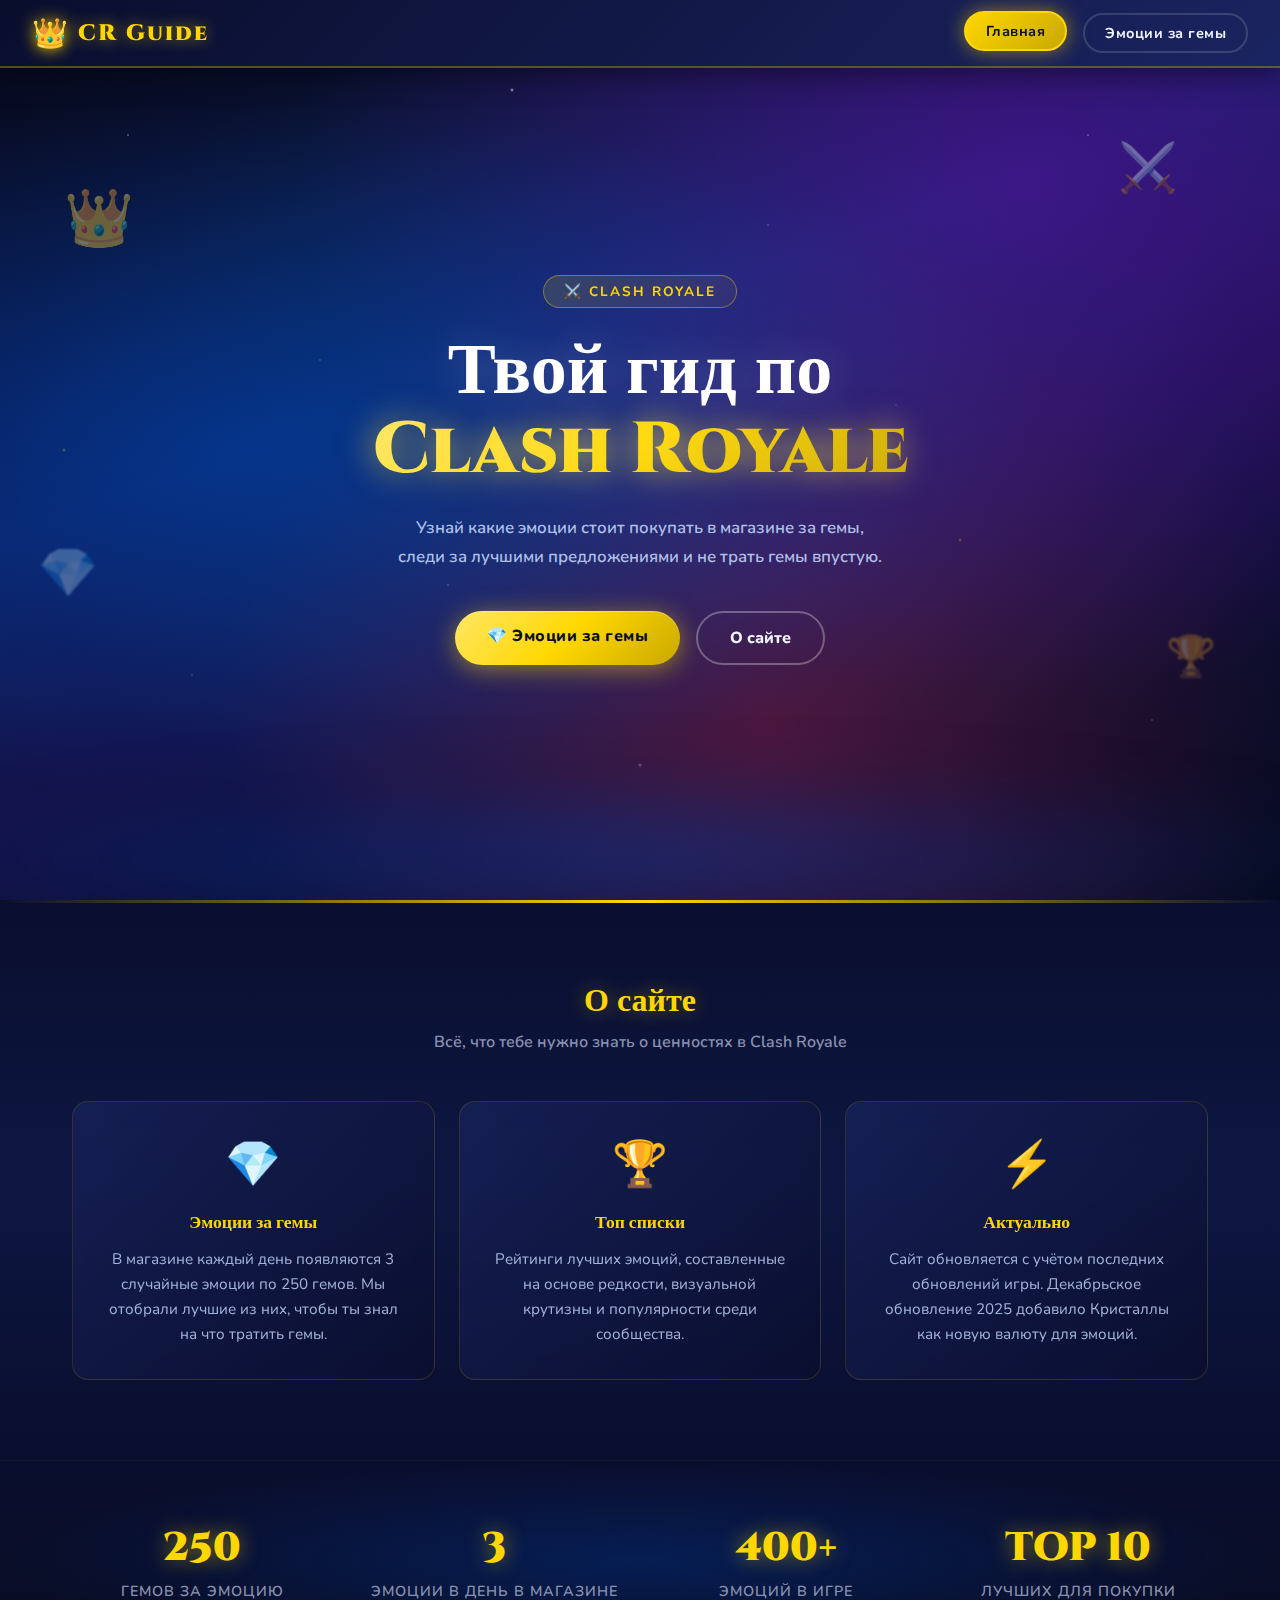
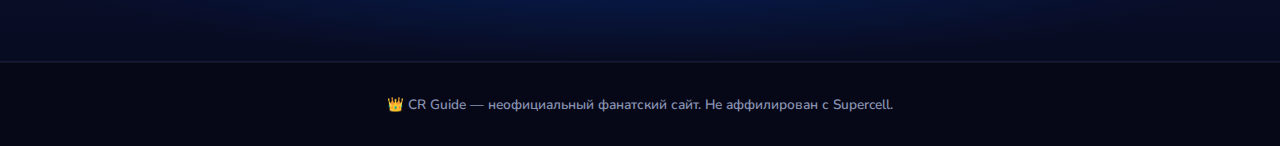
<file: index.html>
<!DOCTYPE html>
<html lang="ru">
<head>
  <meta charset="UTF-8" />
  <meta name="viewport" content="width=device-width, initial-scale=1.0"/>
  <title>CR Guide — Главная</title>
  <link rel="stylesheet" href="style.css" />
  <link href="https://fonts.googleapis.com/css2?family=Cinzel:wght@700;900&family=Nunito:wght@400;600;700;800&display=swap" rel="stylesheet"/>
</head>
<body>

  <!-- ===== NAVBAR ===== -->
  <nav class="navbar">
    <div class="nav-logo">
      <span class="crown-icon">👑</span>
      <span class="nav-title">CR Guide</span>
    </div>
    <ul class="nav-links">
      <li><a href="index.html" class="nav-btn active">Главная</a></li>
      <li><a href="emotes.html" class="nav-btn">Эмоции за гемы</a></li>
    </ul>
  </nav>

  <!-- ===== HERO SECTION ===== -->
  <section class="hero">
    <div class="hero-particles"></div>
    <div class="hero-content">
      <div class="hero-badge">⚔️ Clash Royale</div>
      <h1 class="hero-title">Твой гид по<br/><span class="gold-text">Clash Royale</span></h1>
      <p class="hero-subtitle">
        Узнай какие эмоции стоит покупать в магазине за гемы,<br/>
        следи за лучшими предложениями и не трать гемы впустую.
      </p>
      <div class="hero-buttons">
        <a href="emotes.html" class="btn-primary">💎 Эмоции за гемы</a>
        <a href="#about" class="btn-secondary">О сайте</a>
      </div>
    </div>
    <div class="hero-cards">
      <div class="floating-card card1">👑</div>
      <div class="floating-card card2">💎</div>
      <div class="floating-card card3">⚔️</div>
      <div class="floating-card card4">🏆</div>
    </div>
  </section>

  <!-- ===== ABOUT SECTION ===== -->
  <section class="about-section" id="about">
    <div class="container">
      <h2 class="section-title">О сайте</h2>
      <p class="section-subtitle">Всё, что тебе нужно знать о ценностях в Clash Royale</p>
      <div class="about-grid">
        <div class="about-card">
          <div class="about-icon">💎</div>
          <h3>Эмоции за гемы</h3>
          <p>В магазине каждый день появляются 3 случайные эмоции по 250 гемов. Мы отобрали лучшие из них, чтобы ты знал на что тратить гемы.</p>
        </div>
        <div class="about-card">
          <div class="about-icon">🏆</div>
          <h3>Топ списки</h3>
          <p>Рейтинги лучших эмоций, составленные на основе редкости, визуальной крутизны и популярности среди сообщества.</p>
        </div>
        <div class="about-card">
          <div class="about-icon">⚡</div>
          <h3>Актуально</h3>
          <p>Сайт обновляется с учётом последних обновлений игры. Декабрьское обновление 2025 добавило Кристаллы как новую валюту для эмоций.</p>
        </div>
      </div>
    </div>
  </section>

  <!-- ===== STATS SECTION ===== -->
  <section class="stats-section">
    <div class="container">
      <div class="stats-grid">
        <div class="stat-item">
          <span class="stat-number">250</span>
          <span class="stat-label">Гемов за эмоцию</span>
        </div>
        <div class="stat-item">
          <span class="stat-number">3</span>
          <span class="stat-label">Эмоции в день в магазине</span>
        </div>
        <div class="stat-item">
          <span class="stat-number">400+</span>
          <span class="stat-label">Эмоций в игре</span>
        </div>
        <div class="stat-item">
          <span class="stat-number">TOP 10</span>
          <span class="stat-label">Лучших для покупки</span>
        </div>
      </div>
    </div>
  </section>

  <!-- ===== FOOTER ===== -->
  <footer class="footer">
    <p>👑 CR Guide — неофициальный фанатский сайт. Не аффилирован с Supercell.</p>
  </footer>

</body>
</html>
</file>
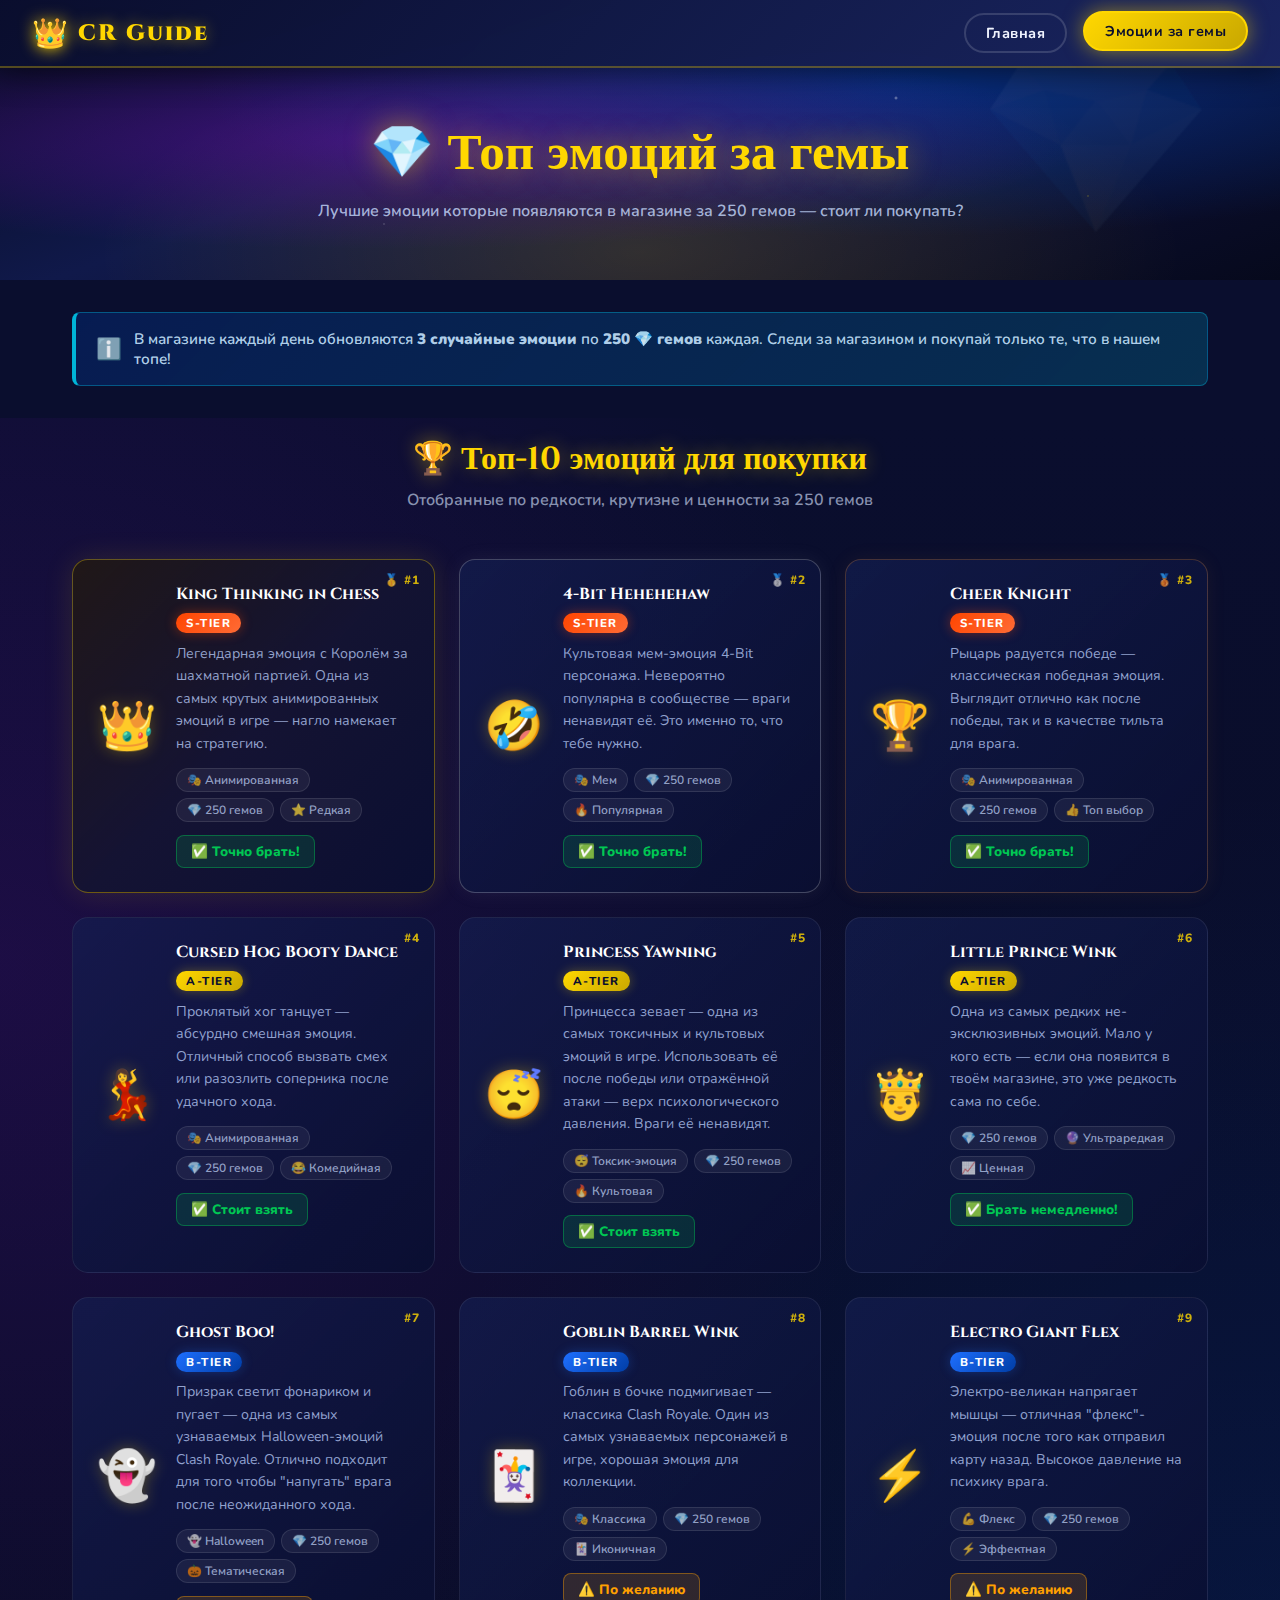
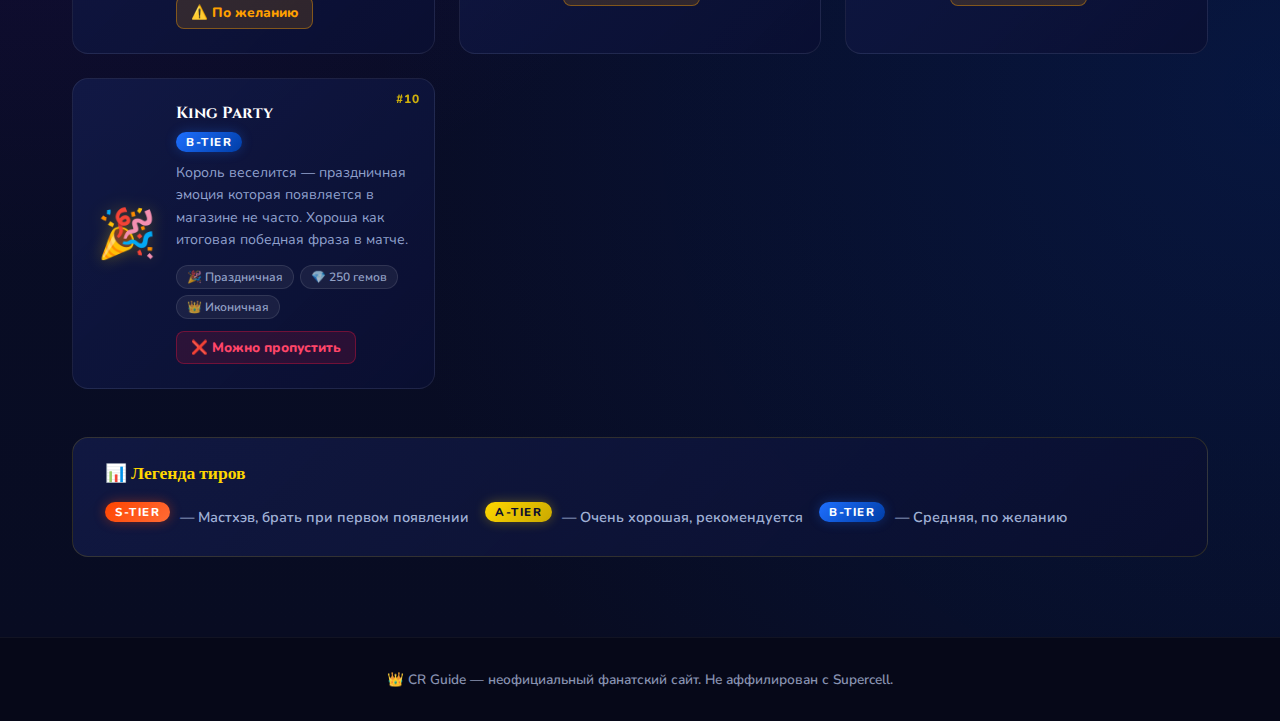
<file: emotes.html>
<!DOCTYPE html>
<html lang="ru">
<head>
  <meta charset="UTF-8"/>
  <meta name="viewport" content="width=device-width, initial-scale=1.0"/>
  <title>CR Guide — Эмоции за гемы</title>
  <link rel="stylesheet" href="style.css"/>
  <link href="https://fonts.googleapis.com/css2?family=Cinzel:wght@700;900&family=Nunito:wght@400;600;700;800&display=swap" rel="stylesheet"/>
</head>
<body>

  <!-- ===== NAVBAR ===== -->
  <nav class="navbar">
    <div class="nav-logo">
      <span class="crown-icon">👑</span>
      <span class="nav-title">CR Guide</span>
    </div>
    <ul class="nav-links">
      <li><a href="index.html" class="nav-btn">Главная</a></li>
      <li><a href="emotes.html" class="nav-btn active">Эмоции за гемы</a></li>
    </ul>
  </nav>

  <!-- ===== PAGE HERO ===== -->
  <section class="page-hero">
    <div class="page-hero-content">
      <h1 class="page-title">💎 Топ эмоций за гемы</h1>
      <p class="page-subtitle">Лучшие эмоции которые появляются в магазине за 250 гемов — стоит ли покупать?</p>
    </div>
  </section>

  <!-- ===== INFO BANNER ===== -->
  <div class="container">
    <div class="info-banner">
      <span class="info-icon">ℹ️</span>
      <span>В магазине каждый день обновляются <strong>3 случайные эмоции</strong> по <strong>250 💎 гемов</strong> каждая. Следи за магазином и покупай только те, что в нашем топе!</span>
    </div>
  </div>

  <!-- ===== EMOTES GRID ===== -->
  <section class="emotes-section">
    <div class="container">
      <h2 class="section-title">🏆 Топ-10 эмоций для покупки</h2>
      <p class="section-subtitle">Отобранные по редкости, крутизне и ценности за 250 гемов</p>

      <div class="emotes-grid">

        <!-- CARD 1 -->
        <div class="emote-card rank-1">
          <div class="rank-badge">🥇 #1</div>
          <div class="emote-emoji">👑</div>
          <div class="emote-info">
            <h3 class="emote-name">King Thinking in Chess</h3>
            <span class="emote-tier tier-s">S-Tier</span>
            <p class="emote-desc">Легендарная эмоция с Королём за шахматной партией. Одна из самых крутых анимированных эмоций в игре — нагло намекает на стратегию.</p>
            <div class="emote-meta">
              <span class="meta-tag">🎭 Анимированная</span>
              <span class="meta-tag">💎 250 гемов</span>
              <span class="meta-tag">⭐ Редкая</span>
            </div>
            <div class="buy-verdict verdict-yes">✅ Точно брать!</div>
          </div>
        </div>

        <!-- CARD 2 -->
        <div class="emote-card rank-2">
          <div class="rank-badge">🥈 #2</div>
          <div class="emote-emoji">🤣</div>
          <div class="emote-info">
            <h3 class="emote-name">4-Bit Hehehehaw</h3>
            <span class="emote-tier tier-s">S-Tier</span>
            <p class="emote-desc">Культовая мем-эмоция 4-Bit персонажа. Невероятно популярна в сообществе — враги ненавидят её. Это именно то, что тебе нужно.</p>
            <div class="emote-meta">
              <span class="meta-tag">🎭 Мем</span>
              <span class="meta-tag">💎 250 гемов</span>
              <span class="meta-tag">🔥 Популярная</span>
            </div>
            <div class="buy-verdict verdict-yes">✅ Точно брать!</div>
          </div>
        </div>

        <!-- CARD 3 -->
        <div class="emote-card rank-3">
          <div class="rank-badge">🥉 #3</div>
          <div class="emote-emoji">🏆</div>
          <div class="emote-info">
            <h3 class="emote-name">Cheer Knight</h3>
            <span class="emote-tier tier-s">S-Tier</span>
            <p class="emote-desc">Рыцарь радуется победе — классическая победная эмоция. Выглядит отлично как после победы, так и в качестве тильта для врага.</p>
            <div class="emote-meta">
              <span class="meta-tag">🎭 Анимированная</span>
              <span class="meta-tag">💎 250 гемов</span>
              <span class="meta-tag">👍 Топ выбор</span>
            </div>
            <div class="buy-verdict verdict-yes">✅ Точно брать!</div>
          </div>
        </div>

        <!-- CARD 4 -->
        <div class="emote-card">
          <div class="rank-badge">#4</div>
          <div class="emote-emoji">💃</div>
          <div class="emote-info">
            <h3 class="emote-name">Cursed Hog Booty Dance</h3>
            <span class="emote-tier tier-a">A-Tier</span>
            <p class="emote-desc">Проклятый хог танцует — абсурдно смешная эмоция. Отличный способ вызвать смех или разозлить соперника после удачного хода.</p>
            <div class="emote-meta">
              <span class="meta-tag">🎭 Анимированная</span>
              <span class="meta-tag">💎 250 гемов</span>
              <span class="meta-tag">😂 Комедийная</span>
            </div>
            <div class="buy-verdict verdict-yes">✅ Стоит взять</div>
          </div>
        </div>

        <!-- CARD 5 -->
        <div class="emote-card">
          <div class="rank-badge">#5</div>
          <div class="emote-emoji">😴</div>
          <div class="emote-info">
            <h3 class="emote-name">Princess Yawning</h3>
            <span class="emote-tier tier-a">A-Tier</span>
            <p class="emote-desc">Принцесса зевает — одна из самых токсичных и культовых эмоций в игре. Использовать её после победы или отражённой атаки — верх психологического давления. Враги её ненавидят.</p>
            <div class="emote-meta">
              <span class="meta-tag">😴 Токсик-эмоция</span>
              <span class="meta-tag">💎 250 гемов</span>
              <span class="meta-tag">🔥 Культовая</span>
            </div>
            <div class="buy-verdict verdict-yes">✅ Стоит взять</div>
          </div>
        </div>


        <!-- CARD 6 -->
        <div class="emote-card">
          <div class="rank-badge">#6</div>
          <div class="emote-emoji">🤴</div>
          <div class="emote-info">
            <h3 class="emote-name">Little Prince Wink</h3>
            <span class="emote-tier tier-a">A-Tier</span>
            <p class="emote-desc">Одна из самых редких не-эксклюзивных эмоций. Мало у кого есть — если она появится в твоём магазине, это уже редкость сама по себе.</p>
            <div class="emote-meta">
              <span class="meta-tag">💎 250 гемов</span>
              <span class="meta-tag">🔮 Ультраредкая</span>
              <span class="meta-tag">📈 Ценная</span>
            </div>
            <div class="buy-verdict verdict-yes">✅ Брать немедленно!</div>
          </div>
        </div>

        <!-- CARD 7 -->
        <div class="emote-card">
          <div class="rank-badge">#7</div>
          <div class="emote-emoji">👻</div>
          <div class="emote-info">
            <h3 class="emote-name">Ghost Boo!</h3>
            <span class="emote-tier tier-b">B-Tier</span>
            <p class="emote-desc">Призрак светит фонариком и пугает — одна из самых узнаваемых Halloween-эмоций Clash Royale. Отлично подходит для того чтобы "напугать" врага после неожиданного хода.</p>
            <div class="emote-meta">
              <span class="meta-tag">👻 Halloween</span>
              <span class="meta-tag">💎 250 гемов</span>
              <span class="meta-tag">🎃 Тематическая</span>
            </div>
            <div class="buy-verdict verdict-maybe">⚠️ По желанию</div>
          </div>
        </div>


        <!-- CARD 8 -->
        <div class="emote-card">
          <div class="rank-badge">#8</div>
          <div class="emote-emoji">🃏</div>
          <div class="emote-info">
            <h3 class="emote-name">Goblin Barrel Wink</h3>
            <span class="emote-tier tier-b">B-Tier</span>
            <p class="emote-desc">Гоблин в бочке подмигивает — классика Clash Royale. Один из самых узнаваемых персонажей в игре, хорошая эмоция для коллекции.</p>
            <div class="emote-meta">
              <span class="meta-tag">🎭 Классика</span>
              <span class="meta-tag">💎 250 гемов</span>
              <span class="meta-tag">🃏 Иконичная</span>
            </div>
            <div class="buy-verdict verdict-maybe">⚠️ По желанию</div>
          </div>
        </div>

        <!-- CARD 9 -->
        <div class="emote-card">
          <div class="rank-badge">#9</div>
          <div class="emote-emoji">⚡</div>
          <div class="emote-info">
            <h3 class="emote-name">Electro Giant Flex</h3>
            <span class="emote-tier tier-b">B-Tier</span>
            <p class="emote-desc">Электро-великан напрягает мышцы — отличная "флекс"-эмоция после того как отправил карту назад. Высокое давление на психику врага.</p>
            <div class="emote-meta">
              <span class="meta-tag">💪 Флекс</span>
              <span class="meta-tag">💎 250 гемов</span>
              <span class="meta-tag">⚡ Эффектная</span>
            </div>
            <div class="buy-verdict verdict-maybe">⚠️ По желанию</div>
          </div>
        </div>

        <!-- CARD 10 -->
        <div class="emote-card">
          <div class="rank-badge">#10</div>
          <div class="emote-emoji">🎉</div>
          <div class="emote-info">
            <h3 class="emote-name">King Party</h3>
            <span class="emote-tier tier-b">B-Tier</span>
            <p class="emote-desc">Король веселится — праздничная эмоция которая появляется в магазине не часто. Хороша как итоговая победная фраза в матче.</p>
            <div class="emote-meta">
              <span class="meta-tag">🎉 Праздничная</span>
              <span class="meta-tag">💎 250 гемов</span>
              <span class="meta-tag">👑 Иконичная</span>
            </div>
            <div class="buy-verdict verdict-skip">❌ Можно пропустить</div>
          </div>
        </div>

      </div>

      <!-- TIER LEGEND -->
      <div class="tier-legend">
        <h3>📊 Легенда тиров</h3>
        <div class="tier-legend-grid">
          <div class="tier-item"><span class="emote-tier tier-s">S-Tier</span> — Мастхэв, брать при первом появлении</div>
          <div class="tier-item"><span class="emote-tier tier-a">A-Tier</span> — Очень хорошая, рекомендуется</div>
          <div class="tier-item"><span class="emote-tier tier-b">B-Tier</span> — Средняя, по желанию</div>
        </div>
      </div>

    </div>
  </section>

  <!-- ===== FOOTER ===== -->
  <footer class="footer">
    <p>👑 CR Guide — неофициальный фанатский сайт. Не аффилирован с Supercell.</p>
  </footer>

</body>
</html>
</file>
<file: style.css>
/* ========================
   RESET & BASE
======================== */
*, *::before, *::after {
  margin: 0;
  padding: 0;
  box-sizing: border-box;
}

:root {
  --cr-blue-dark:   #0a0e2e;
  --cr-blue-mid:    #1a2560;
  --cr-blue:        #003DA5;
  --cr-blue-light:  #1e6fff;
  --cr-gold:        #FFD700;
  --cr-gold-dark:   #c9a800;
  --cr-gold-light:  #ffe766;
  --cr-red:         #DC143C;
  --cr-purple:      #6a0dad;
  --cr-purple-light:#9b59b6;
  --cr-teal:        #00b4d8;
  --cr-white:       #f0f4ff;
  --cr-gray:        #8892b0;

  --font-title: 'Cinzel', serif;
  --font-body:  'Nunito', sans-serif;

  --radius: 16px;
  --radius-sm: 8px;
  --shadow: 0 8px 32px rgba(0,0,0,0.4);
  --shadow-gold: 0 0 20px rgba(255,215,0,0.3);
}

html { scroll-behavior: smooth; }

body {
  font-family: var(--font-body);
  background-color: var(--cr-blue-dark);
  color: var(--cr-white);
  overflow-x: hidden;
}

a { text-decoration: none; color: inherit; }

/* ========================
   NAVBAR
======================== */
.navbar {
  position: fixed;
  top: 0; left: 0; right: 0;
  z-index: 1000;
  display: flex;
  align-items: center;
  justify-content: space-between;
  padding: 0 2rem;
  height: 68px;
  background: linear-gradient(
    135deg,
    rgba(10, 14, 46, 0.97) 0%,
    rgba(26, 37, 96, 0.97) 100%
  );
  border-bottom: 2px solid rgba(255, 215, 0, 0.3);
  backdrop-filter: blur(10px);
  box-shadow: 0 4px 30px rgba(0,0,0,0.5);
}

.nav-logo {
  display: flex;
  align-items: center;
  gap: 10px;
}

.crown-icon { font-size: 1.8rem; filter: drop-shadow(0 0 8px gold); }

.nav-title {
  font-family: var(--font-title);
  font-size: 1.4rem;
  font-weight: 900;
  color: var(--cr-gold);
  letter-spacing: 2px;
  text-shadow: 0 0 15px rgba(255,215,0,0.6);
}

.nav-links {
  list-style: none;
  display: flex;
  gap: 1rem;
}

.nav-btn {
  display: inline-block;
  padding: 8px 20px;
  border-radius: 30px;
  font-family: var(--font-body);
  font-weight: 700;
  font-size: 0.9rem;
  color: var(--cr-white);
  background: transparent;
  border: 2px solid rgba(255,255,255,0.15);
  transition: all 0.3s ease;
  letter-spacing: 0.5px;
}

.nav-btn:hover,
.nav-btn.active {
  background: linear-gradient(135deg, var(--cr-gold), var(--cr-gold-dark));
  border-color: var(--cr-gold);
  color: var(--cr-blue-dark);
  box-shadow: 0 0 20px rgba(255,215,0,0.5);
  transform: translateY(-2px);
}

/* ========================
   HERO SECTION
======================== */
.hero {
  min-height: 100vh;
  position: relative;
  display: flex;
  align-items: center;
  justify-content: center;
  overflow: hidden;
  padding: 100px 2rem 60px;

  /* РЕАЛИСТИЧНЫЙ ФОН CLASH ROYALE */
  background:
    radial-gradient(ellipse at 20% 50%, rgba(0, 61, 165, 0.6) 0%, transparent 55%),
    radial-gradient(ellipse at 80% 20%, rgba(106, 13, 173, 0.5) 0%, transparent 50%),
    radial-gradient(ellipse at 60% 80%, rgba(220, 20, 60, 0.3) 0%, transparent 50%),
    radial-gradient(ellipse at 50% 50%, rgba(0, 180, 216, 0.15) 0%, transparent 70%),
    linear-gradient(160deg,
      #050818 0%,
      #0a1235 20%,
      #0d1f5c 40%,
      #14124a 60%,
      #0a0e2e 80%,
      #060a1e 100%
    );
}

/* Animated stars/particles */
.hero::before {
  content: '';
  position: absolute;
  inset: 0;
  background-image:
    radial-gradient(1px 1px at 10% 15%, rgba(255,255,255,0.8) 0%, transparent 100%),
    radial-gradient(1px 1px at 25% 40%, rgba(255,215,0,0.6) 0%, transparent 100%),
    radial-gradient(2px 2px at 40% 10%, rgba(255,255,255,0.7) 0%, transparent 100%),
    radial-gradient(1px 1px at 60% 25%, rgba(255,255,255,0.5) 0%, transparent 100%),
    radial-gradient(2px 2px at 75% 60%, rgba(255,215,0,0.4) 0%, transparent 100%),
    radial-gradient(1px 1px at 85% 15%, rgba(255,255,255,0.7) 0%, transparent 100%),
    radial-gradient(1px 1px at 15% 75%, rgba(255,215,0,0.5) 0%, transparent 100%),
    radial-gradient(2px 2px at 50% 85%, rgba(255,255,255,0.4) 0%, transparent 100%),
    radial-gradient(1px 1px at 90% 80%, rgba(255,215,0,0.6) 0%, transparent 100%),
    radial-gradient(1px 1px at 35% 65%, rgba(255,255,255,0.5) 0%, transparent 100%),
    radial-gradient(1px 1px at 70% 45%, rgba(100,180,255,0.6) 0%, transparent 100%),
    radial-gradient(2px 2px at 5%  50%, rgba(255,215,0,0.4) 0%, transparent 100%);
  pointer-events: none;
  z-index: 0;
}

/* Bottom glow arc */
.hero::after {
  content: '';
  position: absolute;
  bottom: -60px;
  left: 50%;
  transform: translateX(-50%);
  width: 120%;
  height: 200px;
  background: radial-gradient(ellipse, rgba(0,61,165,0.5) 0%, transparent 70%);
  filter: blur(30px);
  pointer-events: none;
}

.hero-content {
  position: relative;
  z-index: 2;
  text-align: center;
  max-width: 700px;
}

.hero-badge {
  display: inline-block;
  padding: 6px 20px;
  background: linear-gradient(135deg, rgba(255,215,0,0.15), rgba(255,215,0,0.05));
  border: 1px solid rgba(255,215,0,0.4);
  border-radius: 30px;
  font-size: 0.85rem;
  font-weight: 700;
  color: var(--cr-gold);
  letter-spacing: 2px;
  text-transform: uppercase;
  margin-bottom: 1.5rem;
  backdrop-filter: blur(4px);
}

.hero-title {
  font-family: var(--font-title);
  font-size: clamp(2.5rem, 6vw, 4.5rem);
  font-weight: 900;
  line-height: 1.1;
  margin-bottom: 1.5rem;
  color: #fff;
  text-shadow: 0 0 40px rgba(255,255,255,0.2);
}

.gold-text {
  background: linear-gradient(135deg, var(--cr-gold-light) 0%, var(--cr-gold) 50%, var(--cr-gold-dark) 100%);
  -webkit-background-clip: text;
  -webkit-text-fill-color: transparent;
  background-clip: text;
  filter: drop-shadow(0 0 15px rgba(255,215,0,0.5));
}

.hero-subtitle {
  font-size: 1.05rem;
  color: rgba(200, 220, 255, 0.85);
  line-height: 1.7;
  margin-bottom: 2.5rem;
  font-weight: 600;
}

.hero-buttons {
  display: flex;
  gap: 1rem;
  justify-content: center;
  flex-wrap: wrap;
}

.btn-primary {
  padding: 14px 32px;
  border-radius: 50px;
  font-family: var(--font-body);
  font-weight: 800;
  font-size: 1rem;
  background: linear-gradient(135deg, var(--cr-gold-light), var(--cr-gold), var(--cr-gold-dark));
  color: var(--cr-blue-dark);
  border: none;
  cursor: pointer;
  box-shadow: 0 4px 25px rgba(255,215,0,0.5), inset 0 1px 0 rgba(255,255,255,0.3);
  transition: all 0.3s ease;
  letter-spacing: 0.5px;
}

.btn-primary:hover {
  transform: translateY(-3px) scale(1.03);
  box-shadow: 0 8px 35px rgba(255,215,0,0.7);
}

.btn-secondary {
  padding: 14px 32px;
  border-radius: 50px;
  font-family: var(--font-body);
  font-weight: 800;
  font-size: 1rem;
  background: transparent;
  color: var(--cr-white);
  border: 2px solid rgba(255,255,255,0.3);
  cursor: pointer;
  transition: all 0.3s ease;
  backdrop-filter: blur(4px);
}

.btn-secondary:hover {
  background: rgba(255,255,255,0.1);
  border-color: rgba(255,255,255,0.6);
  transform: translateY(-3px);
}

/* Floating cards */
.hero-cards {
  position: absolute;
  inset: 0;
  pointer-events: none;
  z-index: 1;
}

.floating-card {
  position: absolute;
  font-size: 3rem;
  animation: float 6s ease-in-out infinite;
  opacity: 0.3;
  filter: blur(1px);
}

.card1 { top: 20%; left: 5%;  animation-delay: 0s;   font-size: 3.5rem; opacity: 0.4; filter: none; }
.card2 { top: 60%; left: 3%;  animation-delay: 1.5s; }
.card3 { top: 15%; right: 8%; animation-delay: 0.7s; font-size: 3rem; opacity: 0.4; filter: none; }
.card4 { top: 70%; right: 5%; animation-delay: 2.5s; font-size: 2.5rem; }

@keyframes float {
  0%, 100% { transform: translateY(0) rotate(0deg); }
  33%       { transform: translateY(-20px) rotate(5deg); }
  66%       { transform: translateY(-10px) rotate(-3deg); }
}

/* ========================
   ABOUT SECTION
======================== */
.about-section {
  padding: 80px 0;
  background:
    linear-gradient(180deg,
      var(--cr-blue-dark) 0%,
      #0d1742 50%,
      var(--cr-blue-dark) 100%
    );
  position: relative;
}

.about-section::before {
  content: '';
  position: absolute;
  top: 0; left: 0; right: 0;
  height: 3px;
  background: linear-gradient(90deg, transparent, var(--cr-gold), transparent);
}

.container {
  max-width: 1200px;
  margin: 0 auto;
  padding: 0 2rem;
}

.section-title {
  font-family: var(--font-title);
  font-size: 2rem;
  color: var(--cr-gold);
  text-align: center;
  margin-bottom: 0.5rem;
  text-shadow: 0 0 20px rgba(255,215,0,0.4);
}

.section-subtitle {
  text-align: center;
  color: var(--cr-gray);
  font-size: 1rem;
  margin-bottom: 3rem;
  font-weight: 600;
}

.about-grid {
  display: grid;
  grid-template-columns: repeat(auto-fit, minmax(280px, 1fr));
  gap: 1.5rem;
}

.about-card {
  background: linear-gradient(
    135deg,
    rgba(26, 37, 96, 0.6) 0%,
    rgba(10, 14, 46, 0.8) 100%
  );
  border: 1px solid rgba(255,215,0,0.15);
  border-radius: var(--radius);
  padding: 2rem;
  text-align: center;
  transition: transform 0.3s ease, box-shadow 0.3s ease;
  backdrop-filter: blur(8px);
}

.about-card:hover {
  transform: translateY(-6px);
  box-shadow: 0 12px 40px rgba(0,0,0,0.5), 0 0 20px rgba(255,215,0,0.1);
  border-color: rgba(255,215,0,0.35);
}

.about-icon { font-size: 2.8rem; margin-bottom: 1rem; }

.about-card h3 {
  font-family: var(--font-title);
  font-size: 1.1rem;
  color: var(--cr-gold);
  margin-bottom: 0.75rem;
}

.about-card p {
  color: rgba(200,220,255,0.8);
  font-size: 0.95rem;
  line-height: 1.65;
}

/* ========================
   STATS SECTION
======================== */
.stats-section {
  padding: 60px 0;
  background:
    radial-gradient(ellipse at center, rgba(0,61,165,0.35) 0%, transparent 70%),
    linear-gradient(180deg, var(--cr-blue-dark) 0%, #080c22 100%);
  border-top: 1px solid rgba(255,255,255,0.05);
  border-bottom: 1px solid rgba(255,255,255,0.05);
}

.stats-grid {
  display: grid;
  grid-template-columns: repeat(auto-fit, minmax(180px, 1fr));
  gap: 2rem;
  text-align: center;
}

.stat-item {
  display: flex;
  flex-direction: column;
  gap: 6px;
}

.stat-number {
  font-family: var(--font-title);
  font-size: 2.5rem;
  font-weight: 900;
  color: var(--cr-gold);
  text-shadow: 0 0 20px rgba(255,215,0,0.5);
}

.stat-label {
  color: var(--cr-gray);
  font-size: 0.9rem;
  font-weight: 600;
  text-transform: uppercase;
  letter-spacing: 1px;
}

/* ========================
   PAGE HERO (emotes.html)
======================== */
.page-hero {
  min-height: 280px;
  display: flex;
  align-items: center;
  justify-content: center;
  padding: 100px 2rem 40px;
  text-align: center;
  position: relative;
  overflow: hidden;

  background:
    radial-gradient(ellipse at 30% 50%, rgba(106,13,173,0.5) 0%, transparent 55%),
    radial-gradient(ellipse at 70% 30%, rgba(0,61,165,0.6) 0%, transparent 55%),
    radial-gradient(ellipse at 50% 90%, rgba(255,215,0,0.15) 0%, transparent 60%),
    linear-gradient(160deg, #060a1e 0%, #10194a 40%, #0d1035 70%, #06091c 100%);
}

.page-hero::before {
  content: '';
  position: absolute;
  inset: 0;
  background-image:
    radial-gradient(1px 1px at 15% 20%, rgba(255,215,0,0.7) 0%, transparent 100%),
    radial-gradient(1px 1px at 45% 15%, rgba(255,255,255,0.6) 0%, transparent 100%),
    radial-gradient(2px 2px at 70% 35%, rgba(255,255,255,0.5) 0%, transparent 100%),
    radial-gradient(1px 1px at 85% 70%, rgba(255,215,0,0.5) 0%, transparent 100%),
    radial-gradient(1px 1px at 30% 80%, rgba(255,255,255,0.4) 0%, transparent 100%);
  pointer-events: none;
}

.page-hero::after {
  content: '💎';
  position: absolute;
  font-size: 12rem;
  opacity: 0.04;
  right: 5%;
  top: 50%;
  transform: translateY(-50%);
  pointer-events: none;
}

.page-title {
  font-family: var(--font-title);
  font-size: clamp(2rem, 5vw, 3.2rem);
  font-weight: 900;
  color: var(--cr-gold);
  text-shadow: 0 0 30px rgba(255,215,0,0.5);
  margin-bottom: 0.75rem;
  position: relative;
  z-index: 1;
}

.page-subtitle {
  font-size: 1rem;
  color: rgba(200,220,255,0.8);
  font-weight: 600;
  position: relative;
  z-index: 1;
}

/* ========================
   INFO BANNER
======================== */
.info-banner {
  display: flex;
  align-items: center;
  gap: 12px;
  background: linear-gradient(135deg,
    rgba(0, 61, 165, 0.3),
    rgba(0, 180, 216, 0.2)
  );
  border: 1px solid rgba(0, 180, 216, 0.4);
  border-left: 4px solid var(--cr-teal);
  border-radius: var(--radius-sm);
  padding: 16px 20px;
  margin: 2rem 0;
  font-size: 0.95rem;
  color: rgba(200, 230, 255, 0.9);
  font-weight: 600;
}

.info-icon { font-size: 1.3rem; flex-shrink: 0; }

/* ========================
   EMOTES SECTION
======================== */
.emotes-section {
  padding: 20px 0 80px;
  background:
    radial-gradient(ellipse at 0% 30%, rgba(106,13,173,0.2) 0%, transparent 50%),
    radial-gradient(ellipse at 100% 70%, rgba(0,61,165,0.2) 0%, transparent 50%),
    linear-gradient(180deg, var(--cr-blue-dark) 0%, #080c22 100%);
}

.emotes-grid {
  display: grid;
  grid-template-columns: repeat(auto-fit, minmax(340px, 1fr));
  gap: 1.5rem;
  margin-bottom: 3rem;
}

/* EMOTE CARD */
.emote-card {
  position: relative;
  display: flex;
  gap: 1.2rem;
  align-items: flex-start;
  background: linear-gradient(
    135deg,
    rgba(20, 30, 80, 0.7) 0%,
    rgba(10, 15, 50, 0.9) 100%
  );
  border: 1px solid rgba(255,255,255,0.08);
  border-radius: var(--radius);
  padding: 1.5rem;
  transition: all 0.35s ease;
  overflow: hidden;
}

.emote-card::before {
  content: '';
  position: absolute;
  top: 0; left: 0; right: 0;
  height: 2px;
  background: linear-gradient(90deg, transparent, rgba(255,215,0,0.3), transparent);
  opacity: 0;
  transition: opacity 0.3s;
}

.emote-card:hover {
  transform: translateY(-5px);
  border-color: rgba(255,215,0,0.25);
  box-shadow: 0 15px 50px rgba(0,0,0,0.5), 0 0 30px rgba(255,215,0,0.08);
}

.emote-card:hover::before { opacity: 1; }

/* Top 3 special styling */
.rank-1 {
  border-color: rgba(255,215,0,0.35);
  background: linear-gradient(
    135deg,
    rgba(40, 30, 0, 0.6) 0%,
    rgba(20, 20, 50, 0.9) 50%,
    rgba(10, 15, 50, 0.9) 100%
  );
  box-shadow: 0 0 30px rgba(255,215,0,0.12);
}

.rank-2 {
  border-color: rgba(192,192,192,0.3);
  box-shadow: 0 0 20px rgba(192,192,192,0.08);
}

.rank-3 {
  border-color: rgba(205,127,50,0.3);
  box-shadow: 0 0 20px rgba(205,127,50,0.08);
}

.rank-badge {
  position: absolute;
  top: 12px;
  right: 14px;
  font-size: 0.75rem;
  font-weight: 800;
  color: var(--cr-gold);
  letter-spacing: 1px;
  opacity: 0.8;
}

.emote-emoji {
  font-size: 3rem;
  flex-shrink: 0;
  filter: drop-shadow(0 0 8px rgba(255,215,0,0.3));
  align-self: center;
}

.emote-info { flex: 1; }

.emote-name {
  font-family: var(--font-title);
  font-size: 1rem;
  color: #fff;
  margin-bottom: 0.4rem;
  line-height: 1.3;
}

.emote-tier {
  display: inline-block;
  padding: 2px 10px;
  border-radius: 20px;
  font-size: 0.72rem;
  font-weight: 800;
  letter-spacing: 1.5px;
  text-transform: uppercase;
  margin-bottom: 0.6rem;
}

.tier-s {
  background: linear-gradient(135deg, #ff4500, #ff6b35);
  color: #fff;
  box-shadow: 0 0 12px rgba(255,69,0,0.4);
}

.tier-a {
  background: linear-gradient(135deg, #FFD700, #c9a800);
  color: var(--cr-blue-dark);
  box-shadow: 0 0 12px rgba(255,215,0,0.3);
}

.tier-b {
  background: linear-gradient(135deg, #1e6fff, #003DA5);
  color: #fff;
  box-shadow: 0 0 12px rgba(30,111,255,0.3);
}

.emote-desc {
  font-size: 0.88rem;
  color: rgba(190, 210, 255, 0.75);
  line-height: 1.6;
  margin-bottom: 0.8rem;
}

.emote-meta {
  display: flex;
  flex-wrap: wrap;
  gap: 6px;
  margin-bottom: 0.8rem;
}

.meta-tag {
  background: rgba(255,255,255,0.06);
  border: 1px solid rgba(255,255,255,0.1);
  border-radius: 20px;
  padding: 3px 10px;
  font-size: 0.75rem;
  color: rgba(200,220,255,0.7);
  font-weight: 600;
}

.buy-verdict {
  display: inline-block;
  padding: 6px 14px;
  border-radius: 8px;
  font-size: 0.85rem;
  font-weight: 800;
}

.verdict-yes {
  background: rgba(0, 200, 83, 0.15);
  border: 1px solid rgba(0, 200, 83, 0.4);
  color: #00c853;
}

.verdict-maybe {
  background: rgba(255, 160, 0, 0.15);
  border: 1px solid rgba(255, 160, 0, 0.4);
  color: #ffa000;
}

.verdict-skip {
  background: rgba(220, 20, 60, 0.15);
  border: 1px solid rgba(220, 20, 60, 0.4);
  color: #ff4569;
}

/* ========================
   TIER LEGEND
======================== */
.tier-legend {
  background: linear-gradient(
    135deg,
    rgba(26, 37, 96, 0.5),
    rgba(10, 14, 46, 0.7)
  );
  border: 1px solid rgba(255,215,0,0.15);
  border-radius: var(--radius);
  padding: 1.5rem 2rem;
}

.tier-legend h3 {
  font-family: var(--font-title);
  font-size: 1.1rem;
  color: var(--cr-gold);
  margin-bottom: 1rem;
}

.tier-legend-grid {
  display: flex;
  flex-wrap: wrap;
  gap: 1rem;
}

.tier-item {
  display: flex;
  align-items: center;
  gap: 10px;
  font-size: 0.9rem;
  color: rgba(200,220,255,0.8);
  font-weight: 600;
}

/* ========================
   FOOTER
======================== */
.footer {
  padding: 2rem;
  text-align: center;
  background: #060818;
  border-top: 1px solid rgba(255,255,255,0.05);
  color: var(--cr-gray);
  font-size: 0.85rem;
  font-weight: 600;
}

/* ========================
   RESPONSIVE
======================== */
@media (max-width: 768px) {
  .nav-title { font-size: 1.1rem; }
  .nav-btn   { padding: 7px 14px; font-size: 0.8rem; }

  .hero { padding: 90px 1.5rem 50px; }

  .emotes-grid { grid-template-columns: 1fr; }

  .emote-card { flex-direction: column; align-items: center; text-align: center; }
  .rank-badge { top: 10px; right: 12px; }

  .emote-meta { justify-content: center; }

  .tier-legend-grid { flex-direction: column; }

  .stats-grid { grid-template-columns: repeat(2, 1fr); }
}

@media (max-width: 480px) {
  .navbar { padding: 0 1rem; }
  .hero-title { font-size: 2rem; }
  .stats-grid { grid-template-columns: 1fr 1fr; }
}
</file>
